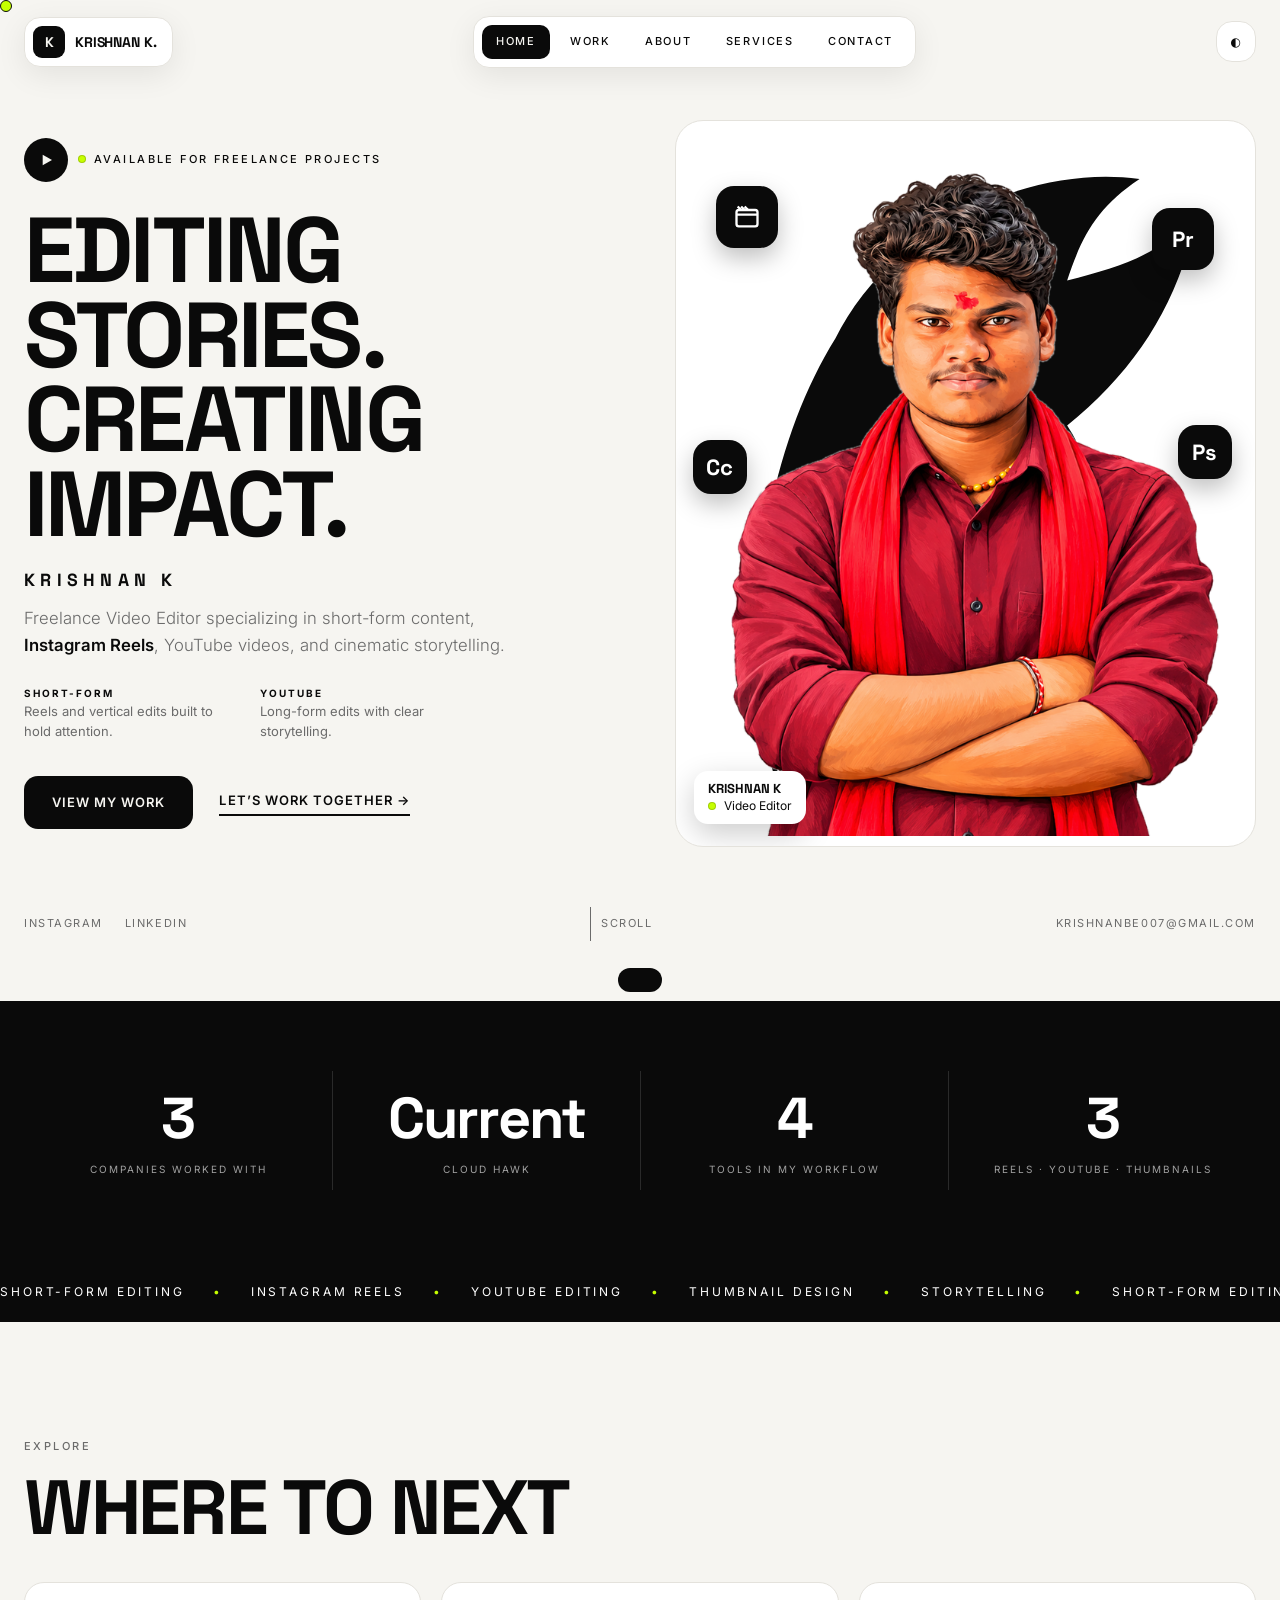
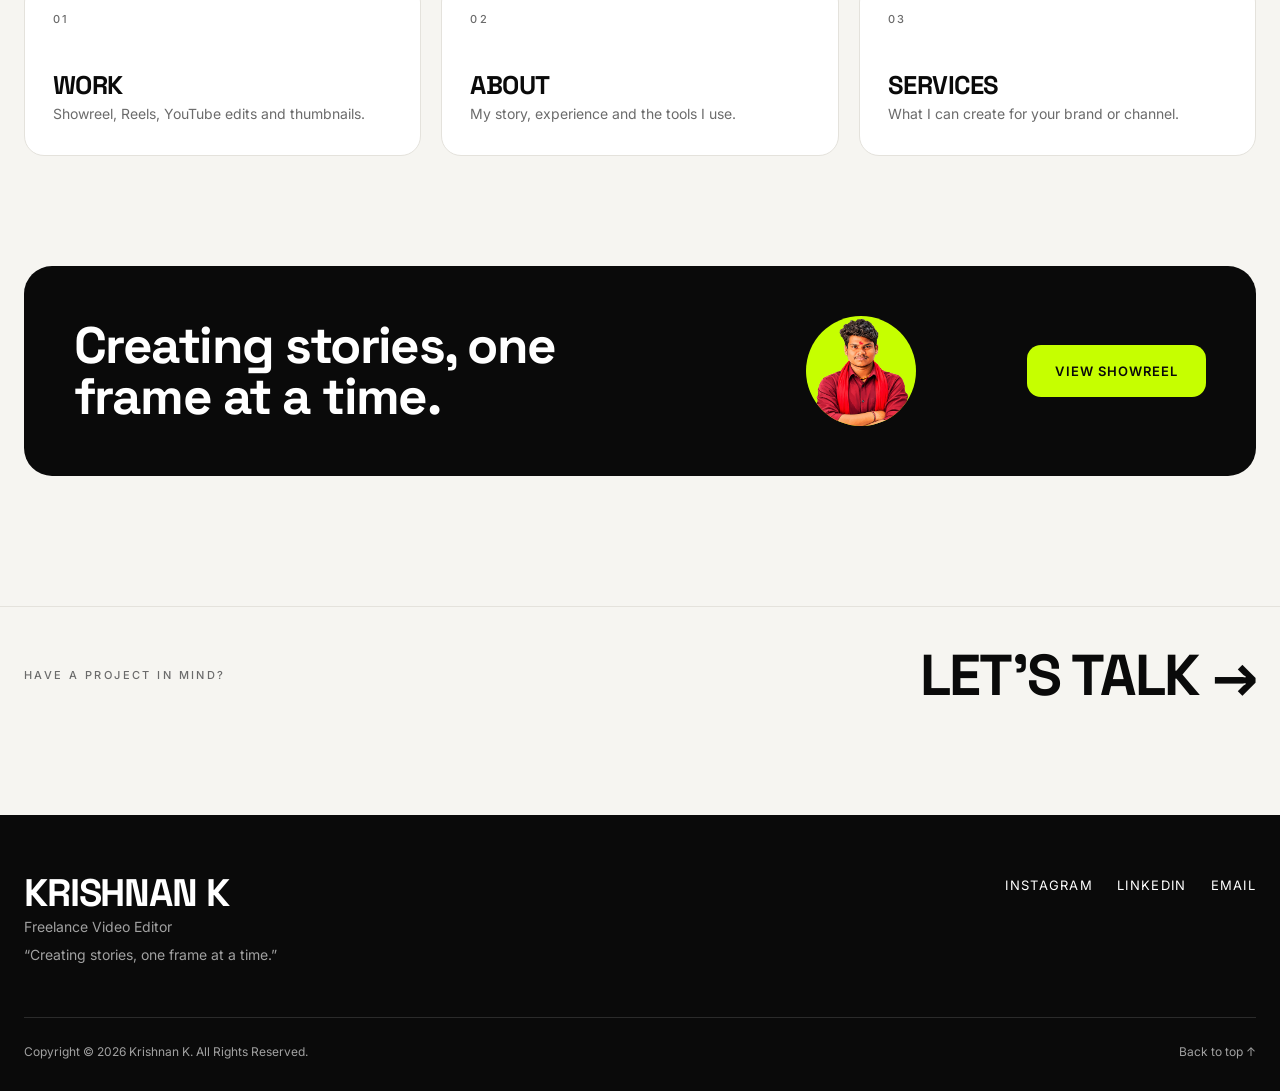
<file: Frontend/index.html>
<!DOCTYPE html>
<html lang="en">
<head>
<meta charset="utf-8">
<meta name="viewport" content="width=device-width, initial-scale=1">
<title>Krishnan K | Freelance Video Editor | Instagram Reels &amp; YouTube Editing</title>
<meta name="description" content="Krishnan K is a freelance video editor specializing in Instagram Reels, short-form content, YouTube video editing, and cinematic storytelling.">
<meta property="og:title" content="Krishnan K | Freelance Video Editor | Instagram Reels &amp; YouTube Editing">
<meta property="og:description" content="Krishnan K is a freelance video editor specializing in Instagram Reels, short-form content, YouTube video editing, and cinematic storytelling.">
<meta property="og:type" content="website">
<meta name="twitter:card" content="summary_large_image">
<link rel="preconnect" href="https://fonts.googleapis.com">
<link rel="preconnect" href="https://fonts.gstatic.com" crossorigin>
<link href="https://fonts.googleapis.com/css2?family=Inter:wght@300;400;500;600&family=Space+Grotesk:wght@500;700&display=swap" rel="stylesheet">
<link rel="stylesheet" href="css/style.css">
<meta name="keywords" content="Freelance Video Editor, Instagram Reels Video Editor, Short Form Video Editor, YouTube Video Editor, Freelance Video Editor India, Social Media Video Editing, YouTube Thumbnail Designer">
<script type="application/ld+json">{"@context":"https://schema.org","@type":"Person","name":"Krishnan K","jobTitle":"Freelance Video Editor","email":"krishnanbe007@gmail.com","sameAs":["https://www.instagram.com/unique_dude007/","https://www.linkedin.com/in/krishnan-k-903703353"]}</script>
</head>
<body>
<a class="skip" href="#main">Skip to content</a>
<div id="cu" aria-hidden="true"></div>
<nav aria-label="Main">
  <a class="logo" href="index.html" aria-label="Krishnan K home"><i>K</i>KRISHNAN K.</a>
  <div class="nl" id="nl">
    <a href="index.html">Home</a><a href="work.html">Work</a><a href="about.html">About</a><a href="services.html">Services</a><a href="contact.html">Contact</a>
  </div>
  <div style="display:flex;gap:8px;background:none;border:0;box-shadow:none">
    <button class="tg" id="th" aria-label="Toggle dark mode" style="background:var(--sf);border:1px solid var(--ln);border-radius:16px">◐</button>
    <button id="mb" aria-label="Menu" aria-expanded="false" style="background:var(--sf);border:1px solid var(--ln);border-radius:16px">☰</button>
  </div>
</nav>

<main id="main">
<header class="hero"><div class="w">
  <div class="hg">
    <div>
      <div class="tag"><b><svg width="16" height="16" viewBox="0 0 24 24" fill="currentColor"><path d="M7 4v16l14-8z"/></svg></b><span class="lbl" style="color:var(--ink)"><i class="dot"></i>Available for freelance projects</span></div>
      <h1><span><em>Editing stories.</em></span><span><em>Creating impact.</em></span></h1>
      <div class="nm">KRISHNAN K</div>
      <p class="hp">Freelance Video Editor specializing in short-form content, <b>Instagram Reels</b>, YouTube videos, and cinematic storytelling.</p>
      <div class="mini"><div><strong>SHORT-FORM</strong>Reels and vertical edits built to hold attention.</div><div><strong>YOUTUBE</strong>Long-form edits with clear storytelling.</div></div>
      <div class="ctas"><a class="btn" href="work.html">View my work</a><a class="lnk" href="contact.html">Let’s work together →</a></div>
    </div>
    <div class="pn" id="pn">
      <svg class="sp" viewBox="0 0 400 500" preserveAspectRatio="none" aria-hidden="true"><path fill="#0A0A0A" d="M70 460C40 360 60 230 110 150c20-40 60-80 120-100 30-10 60-14 90-10-30 20-40 40-50 70 40-10 70-20 90-50-10 60-40 110-90 150 20 30 30 80 10 130-10 40-40 80-90 100-60 20-110 0-120-30z"/></svg>
      <span class="fl" style="top:9%;left:7%" aria-hidden="true"><svg width="28" height="28" viewBox="0 0 24 24" fill="none" stroke="currentColor" stroke-width="2"><rect x="3" y="6" width="18" height="14" rx="2"/><path d="M3 10h18M7 6l-3-3m6 3l-3-3m6 3l-3-3"/></svg></span>
      <span class="fl" style="top:12%;right:7%" aria-hidden="true">Pr</span>
      <span class="fl" style="top:42%;right:4%;width:54px;height:54px" aria-hidden="true">Ps</span>
      <span class="fl" style="top:44%;left:3%;width:54px;height:54px" aria-hidden="true">Cc</span>
      <img src="krishnan.png" alt="Portrait of Krishnan K, freelance video editor" width="760" height="888">
      <div class="cd"><b>KRISHNAN K</b><span><i class="dot"></i>Video Editor</span></div>
    </div>
  </div>
  <div class="soc"><div><a href="https://www.instagram.com/unique_dude007/" target="_blank" rel="noopener noreferrer">Instagram</a><a href="https://www.linkedin.com/in/krishnan-k-903703353" target="_blank" rel="noopener noreferrer">LinkedIn</a></div><span class="sc"><i></i>Scroll</span><a href="mailto:krishnanbe007@gmail.com">krishnanbe007@gmail.com</a></div>
</div></header>

<div class="facts"><div class="w fg" id="facts"></div></div>

<div class="mq" aria-hidden="true"><div id="mq"></div></div>

<section><div class="w">
  <span class="lbl rv">Explore</span><h2 class="rv">Where to next</h2>
  <div class="hl">
    <a class="rv" href="work.html"><span class="lbl">01</span><div><b>Work</b><br><small>Showreel, Reels, YouTube edits and thumbnails.</small></div></a>
    <a class="rv" href="about.html"><span class="lbl">02</span><div><b>About</b><br><small>My story, experience and the tools I use.</small></div></a>
    <a class="rv" href="services.html"><span class="lbl">03</span><div><b>Services</b><br><small>What I can create for your brand or channel.</small></div></a>
  </div>
</div></section>

<section style="padding-top:0"><div class="w"><div class="ft rv"><q>Creating stories, one frame at a time.</q><img src="krishnan.png" alt="Krishnan K" width="110" height="110" loading="lazy"><a class="btn ac" href="work.html#showreel">View showreel</a></div></div></section>

<section style="padding-top:20px"><div class="w nx"><span class="lbl">Have a project in mind?</span><a class="big" href="contact.html">Let’s talk →</a></div></section>
</main>

<footer><div class="w">
  <div class="fr"><div><h3>KRISHNAN K</h3><p>Freelance Video Editor</p><p>“Creating stories, one frame at a time.”</p></div>
  <div class="lk"><a href="https://www.instagram.com/unique_dude007/" target="_blank" rel="noopener noreferrer">Instagram</a><a href="https://www.linkedin.com/in/krishnan-k-903703353" target="_blank" rel="noopener noreferrer">LinkedIn</a><a href="mailto:krishnanbe007@gmail.com">Email</a></div></div>
  <small><span>Copyright © 2026 Krishnan K. All Rights Reserved.</span><a href="#main">Back to top ↑</a></small>
</div></footer>

<div id="toast" role="status"></div>
<script src="js/config.js"></script>
<script src="js/main.js"></script>
</body>
</html>
</file>
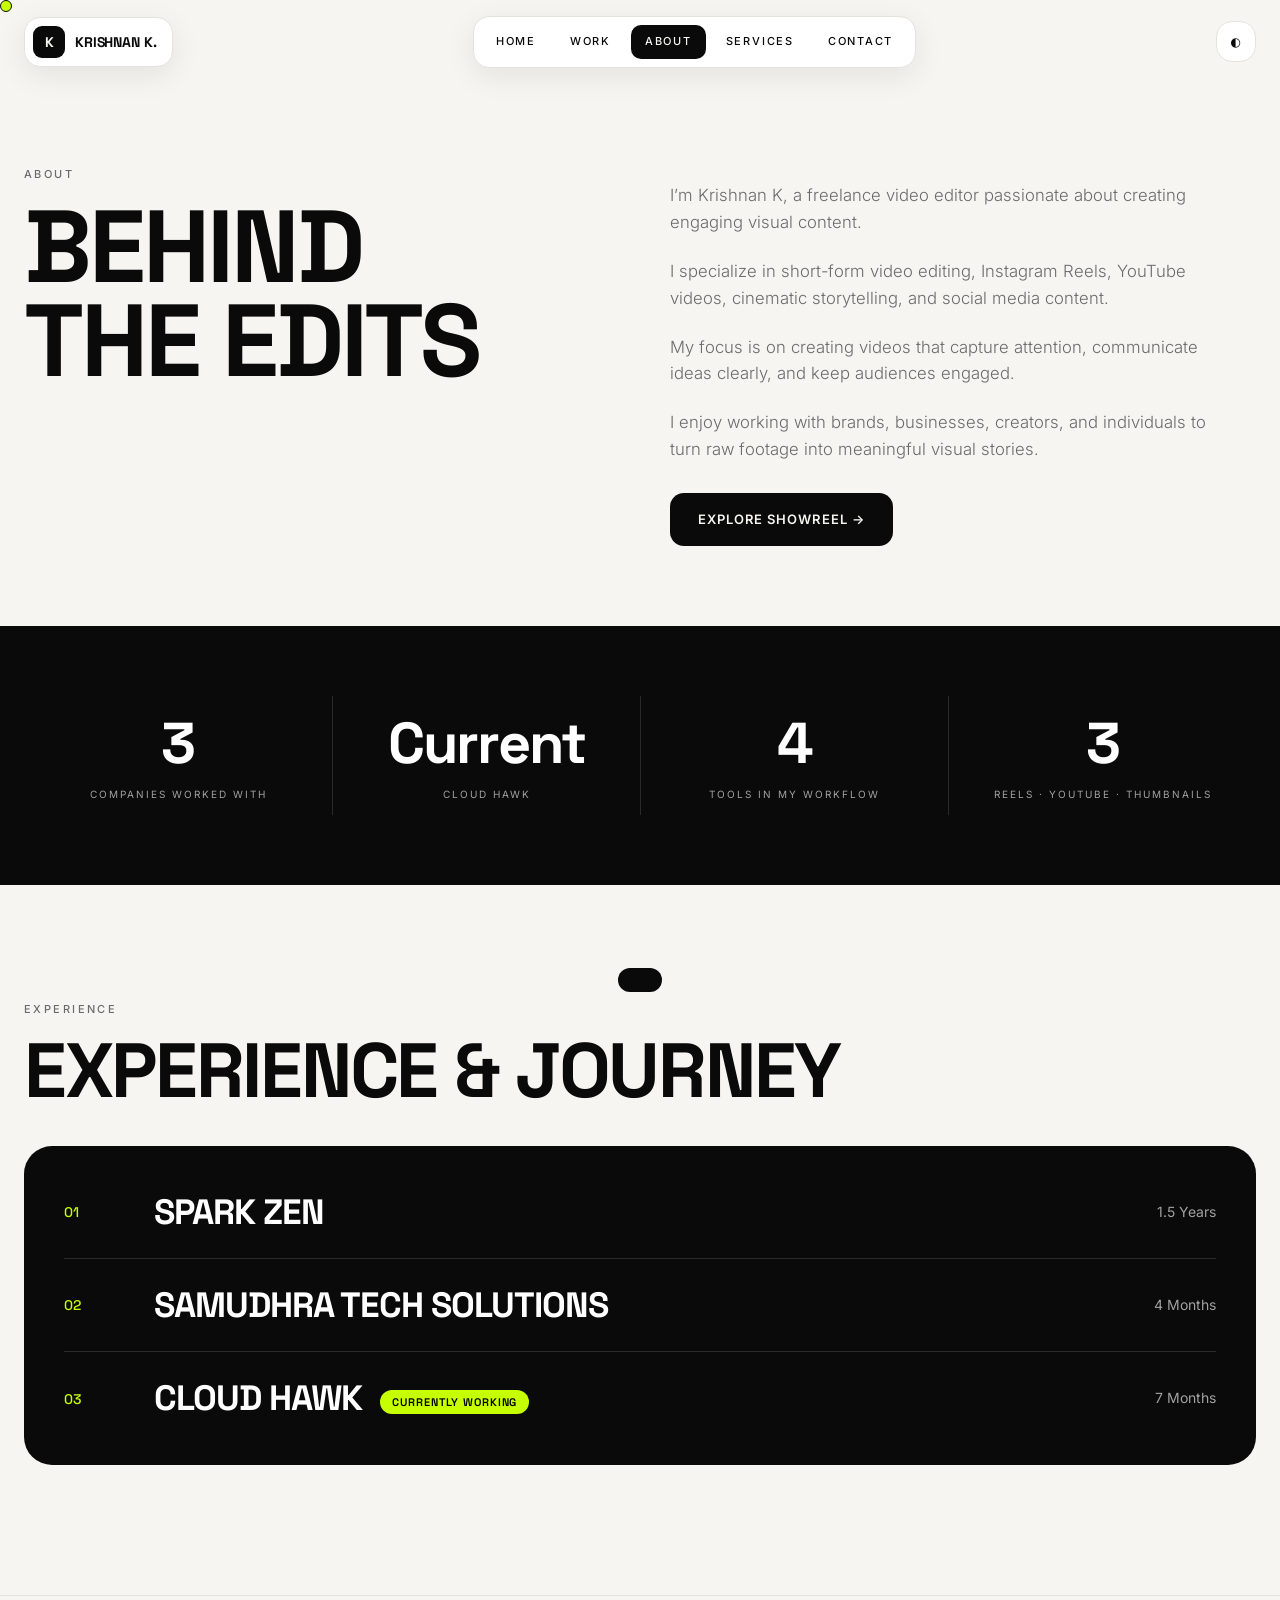
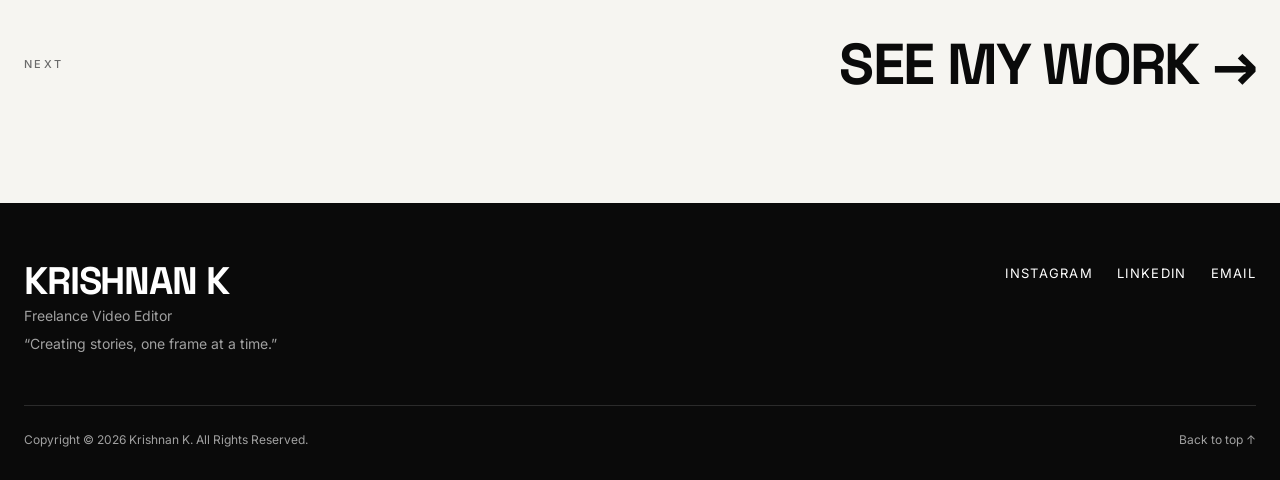
<file: Frontend/about.html>
<!DOCTYPE html>
<html lang="en">
<head>
<meta charset="utf-8">
<meta name="viewport" content="width=device-width, initial-scale=1">
<title>About | Krishnan K – Freelance Video Editor</title>
<meta name="description" content="About Krishnan K: freelance video editor, experience with Spark Zen, Samudhra Tech Solutions and Cloud Hawk.">
<meta property="og:title" content="About | Krishnan K – Freelance Video Editor">
<meta property="og:description" content="About Krishnan K: freelance video editor, experience with Spark Zen, Samudhra Tech Solutions and Cloud Hawk.">
<meta property="og:type" content="website">
<meta name="twitter:card" content="summary_large_image">
<link rel="preconnect" href="https://fonts.googleapis.com">
<link rel="preconnect" href="https://fonts.gstatic.com" crossorigin>
<link href="https://fonts.googleapis.com/css2?family=Inter:wght@300;400;500;600&family=Space+Grotesk:wght@500;700&display=swap" rel="stylesheet">
<link rel="stylesheet" href="css/style.css">
</head>
<body>
<a class="skip" href="#main">Skip to content</a>
<div id="cu" aria-hidden="true"></div>
<nav aria-label="Main">
  <a class="logo" href="index.html" aria-label="Krishnan K home"><i>K</i>KRISHNAN K.</a>
  <div class="nl" id="nl">
    <a href="index.html">Home</a><a href="work.html">Work</a><a href="about.html">About</a><a href="services.html">Services</a><a href="contact.html">Contact</a>
  </div>
  <div style="display:flex;gap:8px;background:none;border:0;box-shadow:none">
    <button class="tg" id="th" aria-label="Toggle dark mode" style="background:var(--sf);border:1px solid var(--ln);border-radius:16px">◐</button>
    <button id="mb" aria-label="Menu" aria-expanded="false" style="background:var(--sf);border:1px solid var(--ln);border-radius:16px">☰</button>
  </div>
</nav>

<main id="main">
<section class="pgh" style="padding-bottom:80px"><div class="w ag">
  <div><span class="lbl">About</span><h1 style="margin-top:14px"><span><em>Behind</em></span><span><em>the edits</em></span></h1></div>
  <div class="rv">
    <p>I’m Krishnan K, a freelance video editor passionate about creating engaging visual content.</p>
    <p>I specialize in short-form video editing, Instagram Reels, YouTube videos, cinematic storytelling, and social media content.</p>
    <p>My focus is on creating videos that capture attention, communicate ideas clearly, and keep audiences engaged.</p>
    <p>I enjoy working with brands, businesses, creators, and individuals to turn raw footage into meaningful visual stories.</p>
    <a class="btn" href="work.html#showreel">Explore showreel →</a>
  </div>
</div></section>

<div class="facts"><div class="w fg" id="facts"></div></div>

<section id="experience" ><div class="w">
  <span class="lbl rv">Experience</span><h2 class="rv">Experience &amp; journey</h2>
  <div class="dk rv">
    <div class="ex"><b>01</b><h3>Spark Zen</h3><span>1.5 Years</span></div>
    <div class="ex"><b>02</b><h3>Samudhra Tech Solutions</h3><span>4 Months</span></div>
    <div class="ex"><b>03</b><h3>Cloud Hawk <span class="cur">Currently working</span></h3><span>7 Months</span></div>
  </div>
</div></section>

<section style="padding-top:20px"><div class="w nx"><span class="lbl">Next</span><a class="big" href="work.html">See my work →</a></div></section>
</main>

<footer><div class="w">
  <div class="fr"><div><h3>KRISHNAN K</h3><p>Freelance Video Editor</p><p>“Creating stories, one frame at a time.”</p></div>
  <div class="lk"><a href="https://www.instagram.com/unique_dude007/" target="_blank" rel="noopener noreferrer">Instagram</a><a href="https://www.linkedin.com/in/krishnan-k-903703353" target="_blank" rel="noopener noreferrer">LinkedIn</a><a href="mailto:krishnanbe007@gmail.com">Email</a></div></div>
  <small><span>Copyright © 2026 Krishnan K. All Rights Reserved.</span><a href="#main">Back to top ↑</a></small>
</div></footer>

<div id="toast" role="status"></div>
<script src="js/config.js"></script>
<script src="js/main.js"></script>
</body>
</html>
</file>
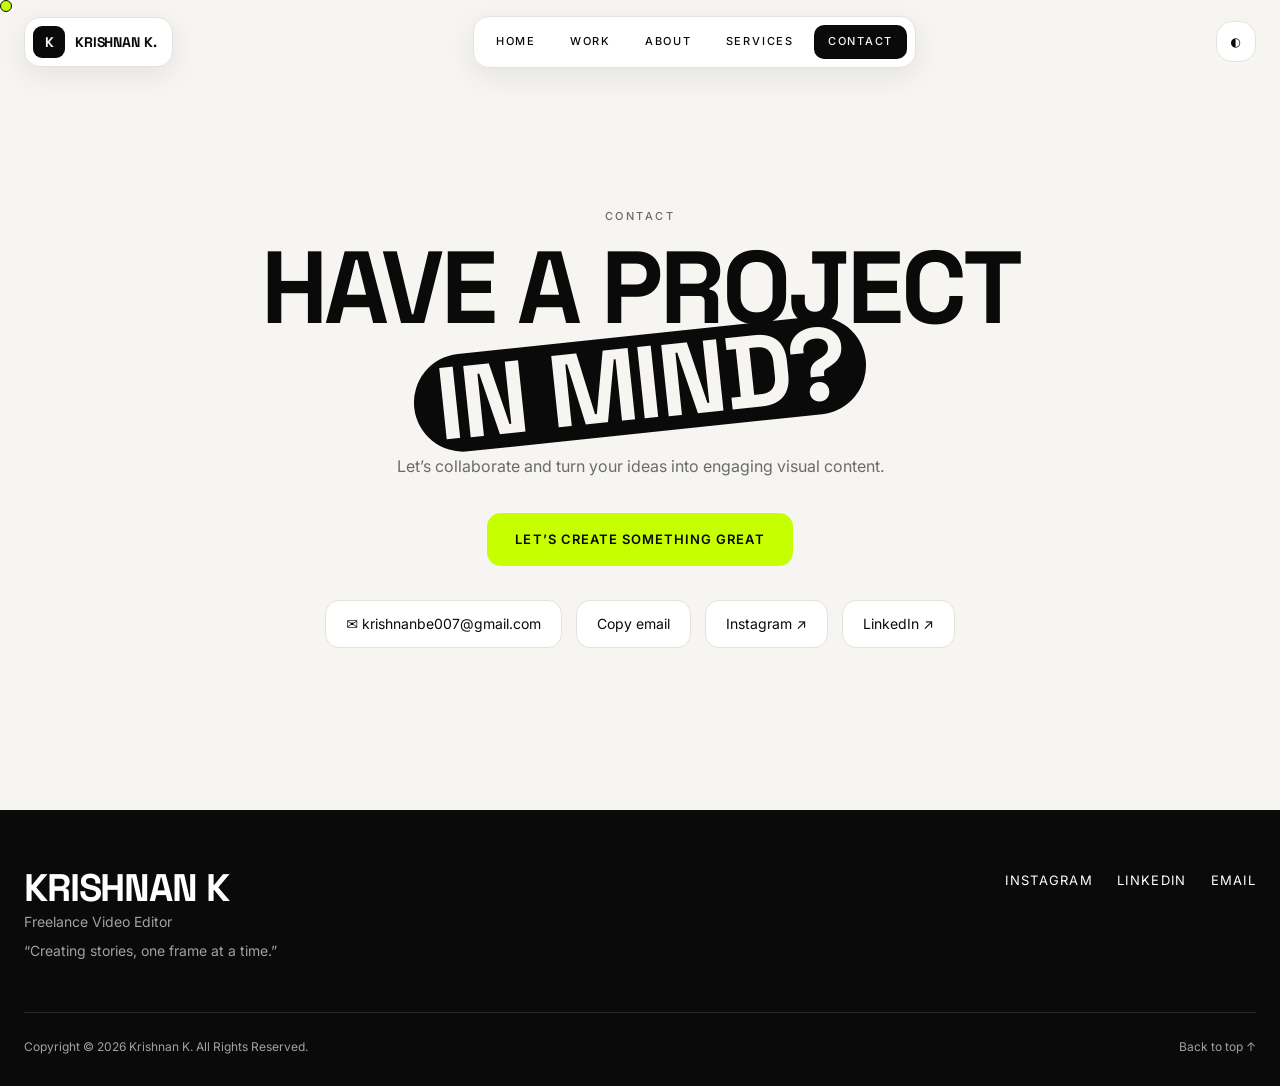
<file: Frontend/contact.html>
<!DOCTYPE html>
<html lang="en">
<head>
<meta charset="utf-8">
<meta name="viewport" content="width=device-width, initial-scale=1">
<title>Contact | Krishnan K – Freelance Video Editor</title>
<meta name="description" content="Contact Krishnan K for freelance video editing: Instagram Reels, short-form content, YouTube editing and thumbnails.">
<meta property="og:title" content="Contact | Krishnan K – Freelance Video Editor">
<meta property="og:description" content="Contact Krishnan K for freelance video editing: Instagram Reels, short-form content, YouTube editing and thumbnails.">
<meta property="og:type" content="website">
<meta name="twitter:card" content="summary_large_image">
<link rel="preconnect" href="https://fonts.googleapis.com">
<link rel="preconnect" href="https://fonts.gstatic.com" crossorigin>
<link href="https://fonts.googleapis.com/css2?family=Inter:wght@300;400;500;600&family=Space+Grotesk:wght@500;700&display=swap" rel="stylesheet">
<link rel="stylesheet" href="css/style.css">
</head>
<body>
<a class="skip" href="#main">Skip to content</a>
<div id="cu" aria-hidden="true"></div>
<nav aria-label="Main">
  <a class="logo" href="index.html" aria-label="Krishnan K home"><i>K</i>KRISHNAN K.</a>
  <div class="nl" id="nl">
    <a href="index.html">Home</a><a href="work.html">Work</a><a href="about.html">About</a><a href="services.html">Services</a><a href="contact.html">Contact</a>
  </div>
  <div style="display:flex;gap:8px;background:none;border:0;box-shadow:none">
    <button class="tg" id="th" aria-label="Toggle dark mode" style="background:var(--sf);border:1px solid var(--ln);border-radius:16px">◐</button>
    <button id="mb" aria-label="Menu" aria-expanded="false" style="background:var(--sf);border:1px solid var(--ln);border-radius:16px">☰</button>
  </div>
</nav>

<main id="main">
<section id="contact" style="min-height:90vh;display:flex;align-items:center;padding-top:150px;width:100%"><div class="w ct" style="width:100%">
  <span class="lbl rv">Contact</span>
  <h1 class="rv" style="margin:14px 0 20px;font-size:clamp(2.6rem,8vw,7rem)">Have a project <span class="stk">in mind?</span></h1>
  <p class="rv">Let’s collaborate and turn your ideas into engaging visual content.</p>
  <a class="btn ac rv" href="mailto:krishnanbe007@gmail.com">Let’s create something great</a>
  <div class="cl rv">
    <a href="mailto:krishnanbe007@gmail.com">✉ krishnanbe007@gmail.com</a>
    <button id="cp">Copy email</button>
    <a href="https://www.instagram.com/unique_dude007/" target="_blank" rel="noopener noreferrer">Instagram ↗</a>
    <a href="https://www.linkedin.com/in/krishnan-k-903703353" target="_blank" rel="noopener noreferrer">LinkedIn ↗</a>
  </div>
</div></section>

</main>

<footer><div class="w">
  <div class="fr"><div><h3>KRISHNAN K</h3><p>Freelance Video Editor</p><p>“Creating stories, one frame at a time.”</p></div>
  <div class="lk"><a href="https://www.instagram.com/unique_dude007/" target="_blank" rel="noopener noreferrer">Instagram</a><a href="https://www.linkedin.com/in/krishnan-k-903703353" target="_blank" rel="noopener noreferrer">LinkedIn</a><a href="mailto:krishnanbe007@gmail.com">Email</a></div></div>
  <small><span>Copyright © 2026 Krishnan K. All Rights Reserved.</span><a href="#main">Back to top ↑</a></small>
</div></footer>

<div id="toast" role="status"></div>
<script src="js/config.js"></script>
<script src="js/main.js"></script>
</body>
</html>
</file>
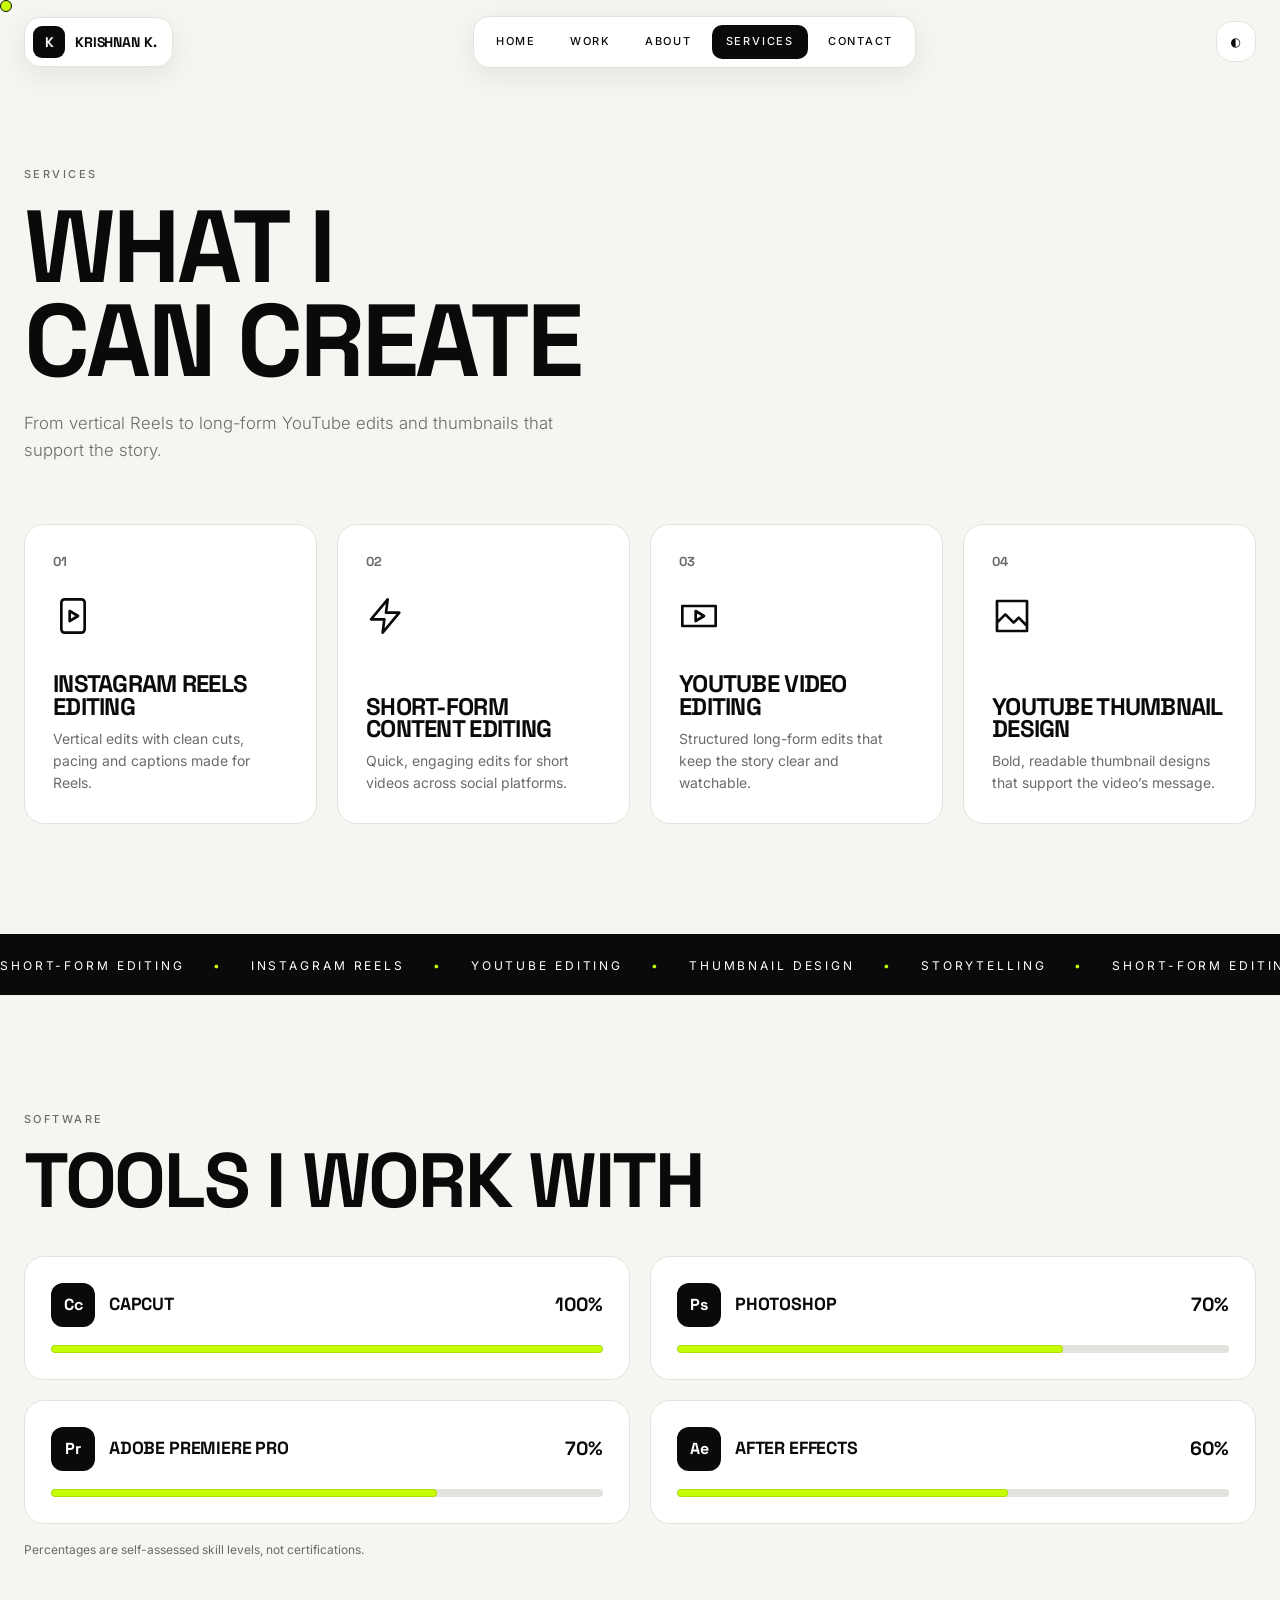
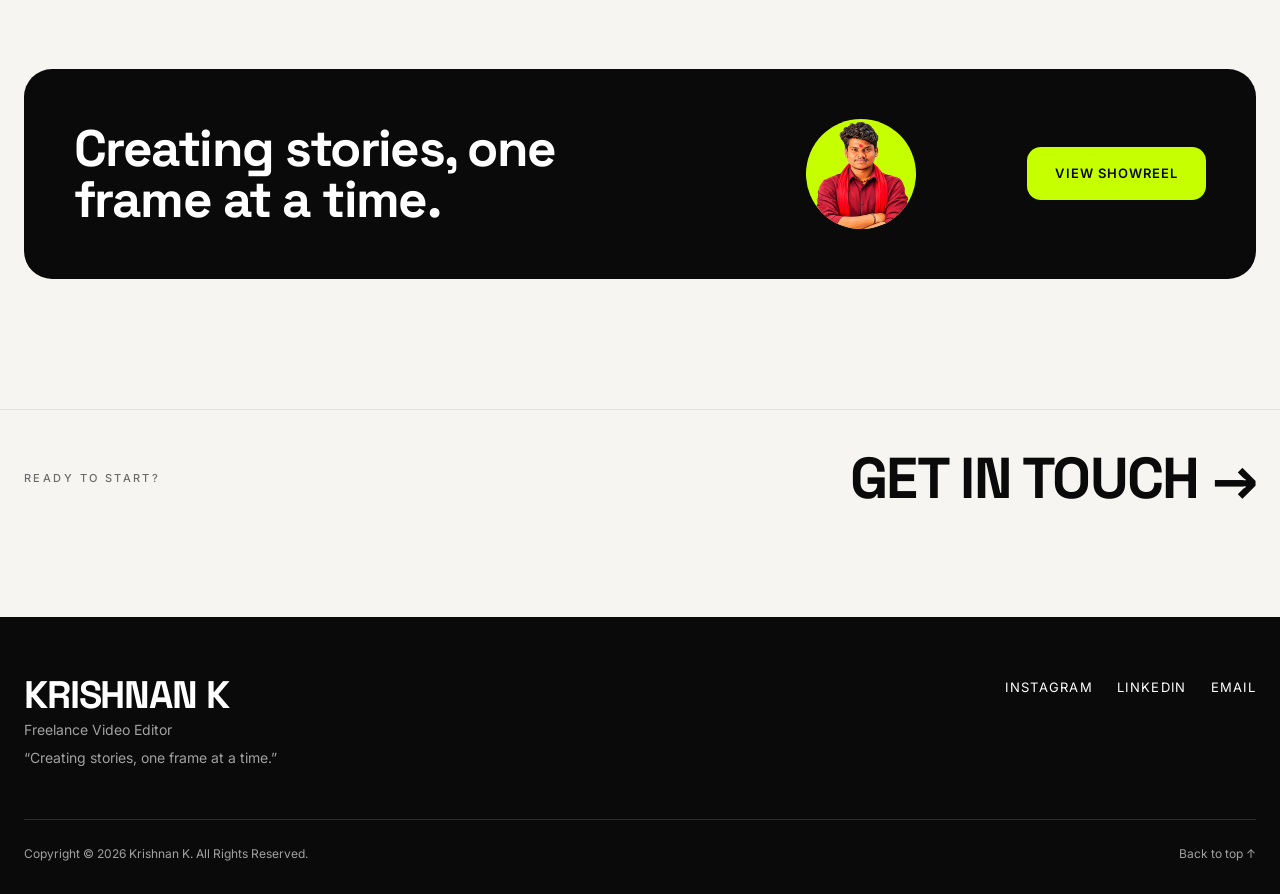
<file: Frontend/services.html>
<!DOCTYPE html>
<html lang="en">
<head>
<meta charset="utf-8">
<meta name="viewport" content="width=device-width, initial-scale=1">
<title>Services | Krishnan K – Video Editing &amp; Thumbnail Design</title>
<meta name="description" content="Video editing services by Krishnan K: Instagram Reels editing, short-form content, YouTube video editing and YouTube thumbnail design.">
<meta property="og:title" content="Services | Krishnan K – Video Editing &amp; Thumbnail Design">
<meta property="og:description" content="Video editing services by Krishnan K: Instagram Reels editing, short-form content, YouTube video editing and YouTube thumbnail design.">
<meta property="og:type" content="website">
<meta name="twitter:card" content="summary_large_image">
<link rel="preconnect" href="https://fonts.googleapis.com">
<link rel="preconnect" href="https://fonts.gstatic.com" crossorigin>
<link href="https://fonts.googleapis.com/css2?family=Inter:wght@300;400;500;600&family=Space+Grotesk:wght@500;700&display=swap" rel="stylesheet">
<link rel="stylesheet" href="css/style.css">
</head>
<body>
<a class="skip" href="#main">Skip to content</a>
<div id="cu" aria-hidden="true"></div>
<nav aria-label="Main">
  <a class="logo" href="index.html" aria-label="Krishnan K home"><i>K</i>KRISHNAN K.</a>
  <div class="nl" id="nl">
    <a href="index.html">Home</a><a href="work.html">Work</a><a href="about.html">About</a><a href="services.html">Services</a><a href="contact.html">Contact</a>
  </div>
  <div style="display:flex;gap:8px;background:none;border:0;box-shadow:none">
    <button class="tg" id="th" aria-label="Toggle dark mode" style="background:var(--sf);border:1px solid var(--ln);border-radius:16px">◐</button>
    <button id="mb" aria-label="Menu" aria-expanded="false" style="background:var(--sf);border:1px solid var(--ln);border-radius:16px">☰</button>
  </div>
</nav>

<main id="main">
<section class="pgh"><div class="w">
  <span class="lbl">Services</span>
  <h1 style="margin-top:14px"><span><em>What I</em></span><span><em>can create</em></span></h1>
  <p>From vertical Reels to long-form YouTube edits and thumbnails that support the story.</p>
</div></section>

<section style="padding-top:20px"><div class="w">
  <div class="sv" id="sv2"></div>
</div></section>

<div class="mq" aria-hidden="true"><div id="mq"></div></div>

<section id="tools"><div class="w">
  <span class="lbl rv">Software</span><h2 class="rv">Tools I work with</h2>
  <div class="tg2" id="tg"></div>
  <p class="note rv">Percentages are self-assessed skill levels, not certifications.</p>
</div></section>

<section style="padding-top:0"><div class="w"><div class="ft rv"><q>Creating stories, one frame at a time.</q><img src="krishnan.png" alt="Krishnan K" width="110" height="110" loading="lazy"><a class="btn ac" href="work.html#showreel">View showreel</a></div></div></section>

<section style="padding-top:20px"><div class="w nx"><span class="lbl">Ready to start?</span><a class="big" href="contact.html">Get in touch →</a></div></section>
</main>

<footer><div class="w">
  <div class="fr"><div><h3>KRISHNAN K</h3><p>Freelance Video Editor</p><p>“Creating stories, one frame at a time.”</p></div>
  <div class="lk"><a href="https://www.instagram.com/unique_dude007/" target="_blank" rel="noopener noreferrer">Instagram</a><a href="https://www.linkedin.com/in/krishnan-k-903703353" target="_blank" rel="noopener noreferrer">LinkedIn</a><a href="mailto:krishnanbe007@gmail.com">Email</a></div></div>
  <small><span>Copyright © 2026 Krishnan K. All Rights Reserved.</span><a href="#main">Back to top ↑</a></small>
</div></footer>

<div id="toast" role="status"></div>
<script src="js/config.js"></script>
<script src="js/main.js"></script>
</body>
</html>
</file>
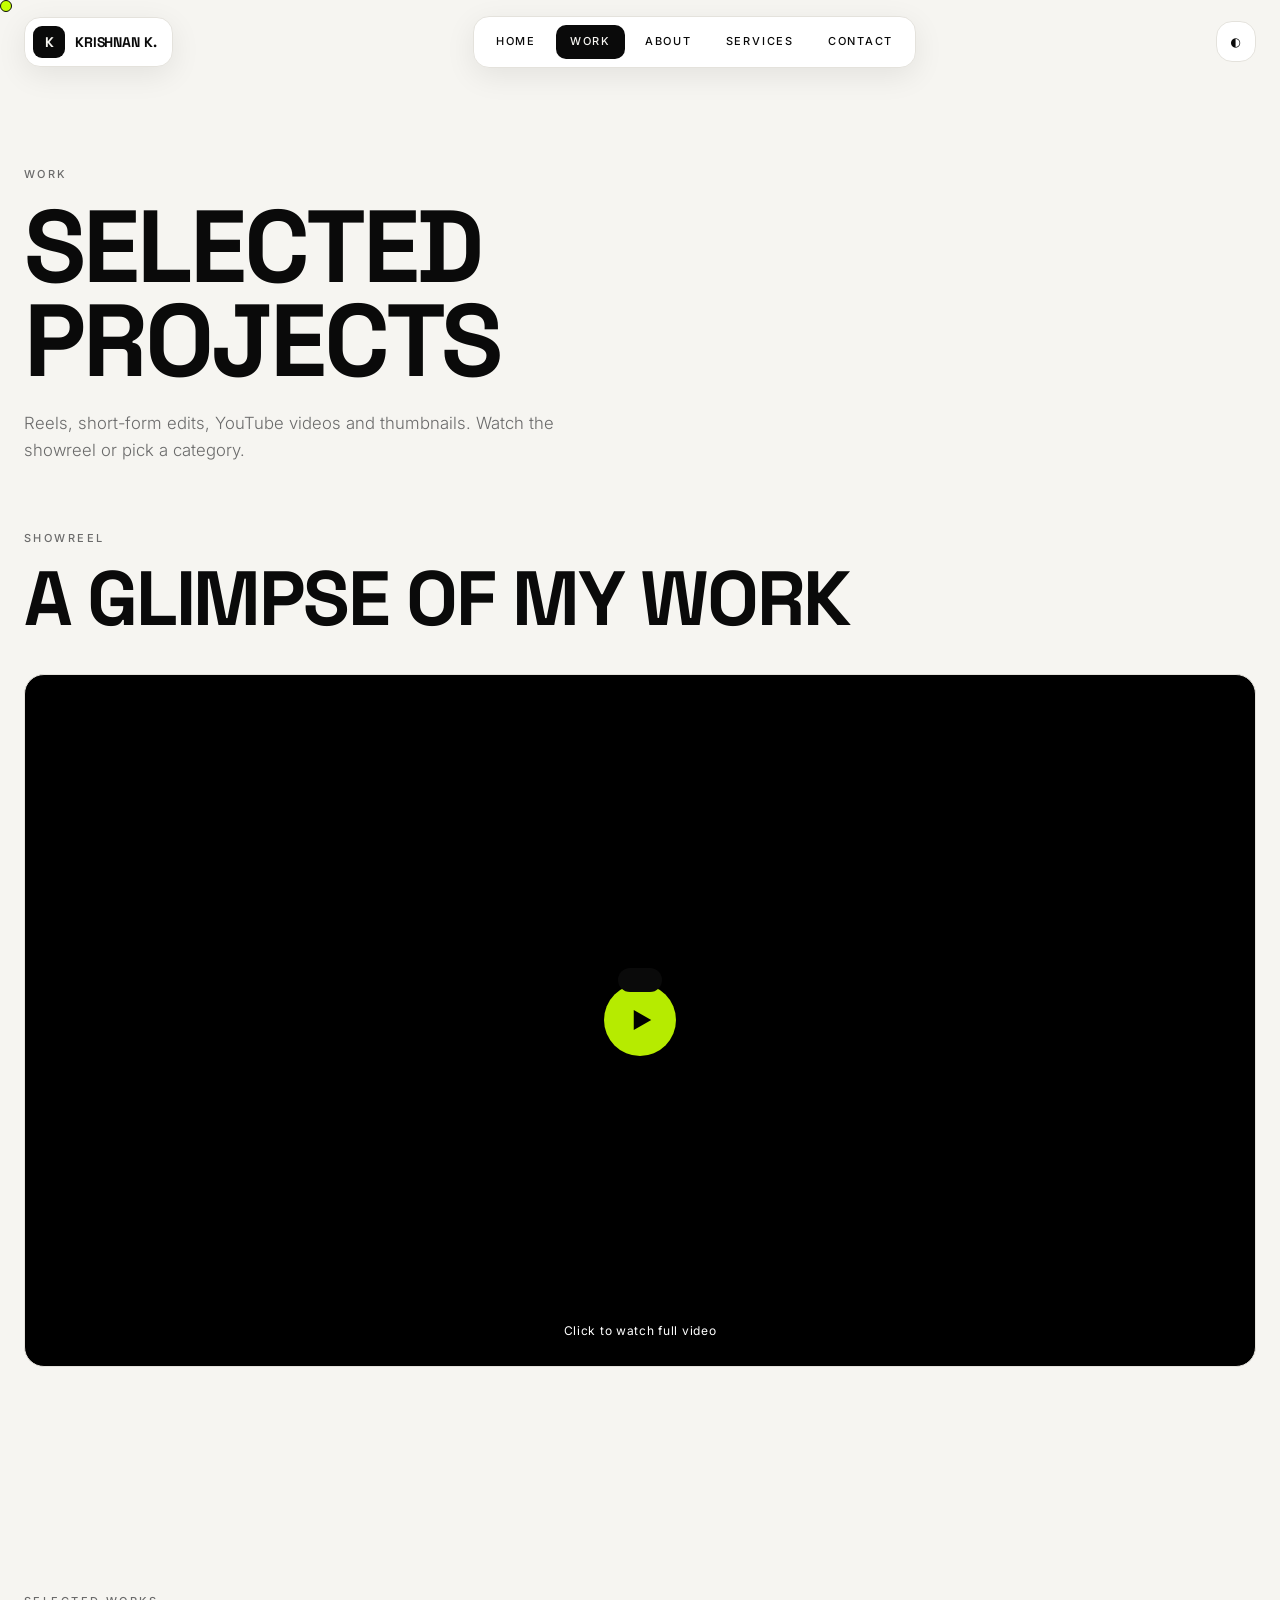
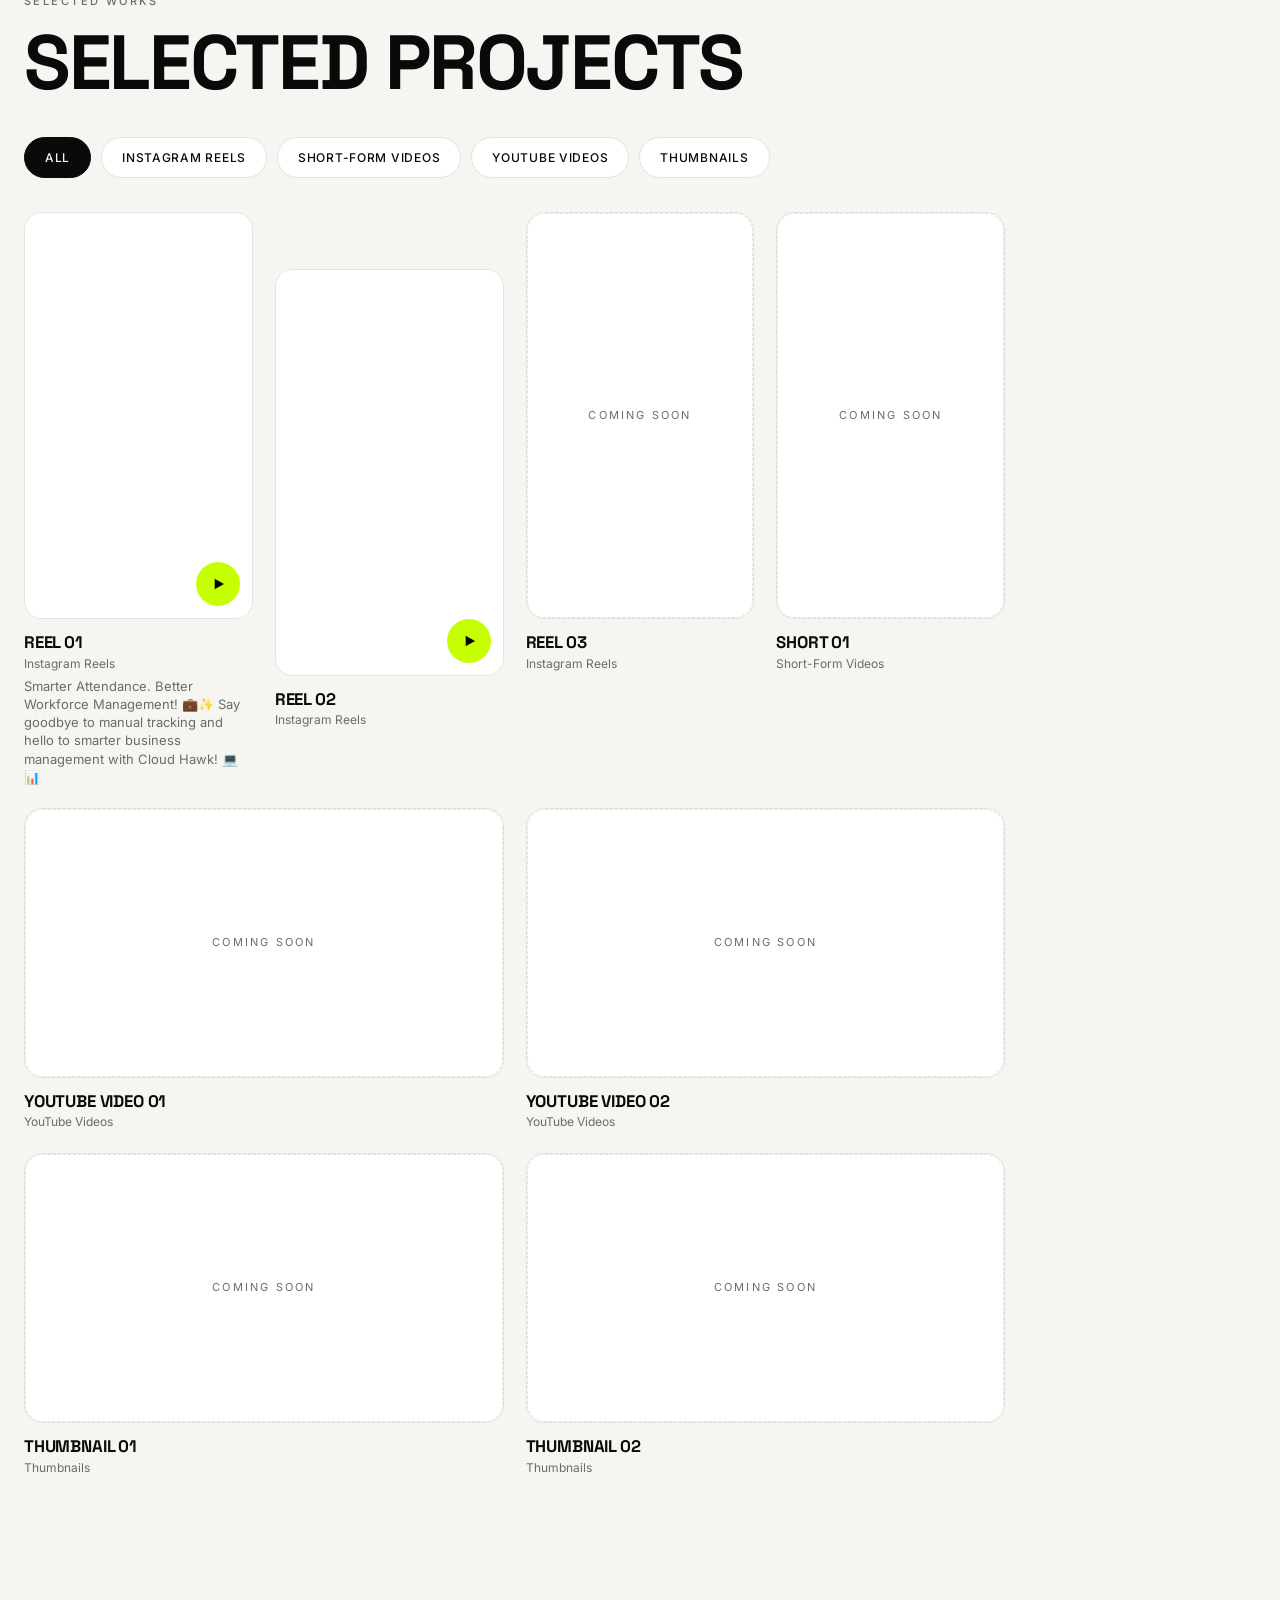
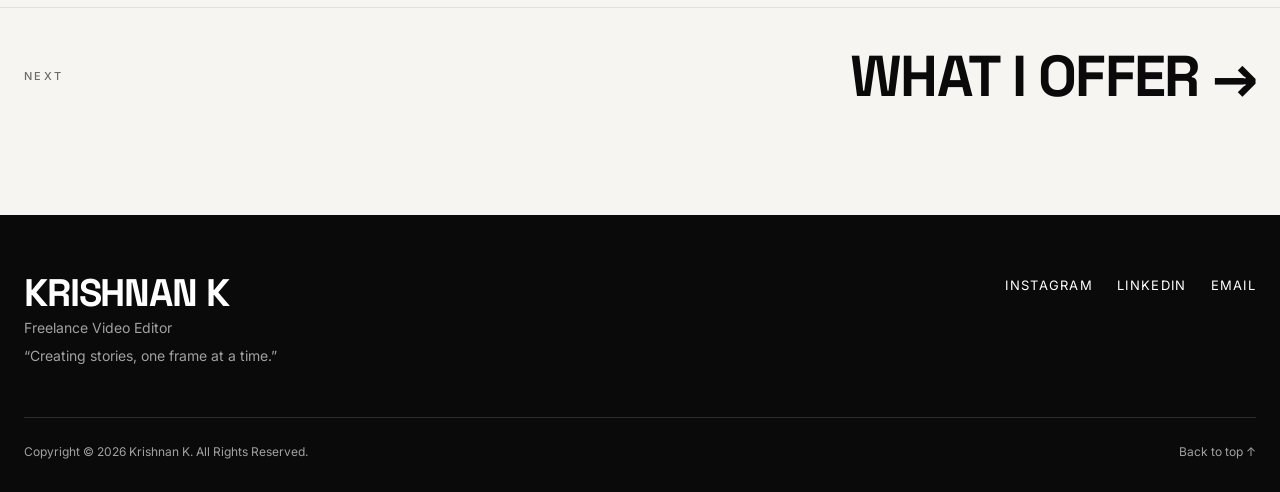
<file: Frontend/work.html>
<!DOCTYPE html>
<html lang="en">
<head>
<meta charset="utf-8">
<meta name="viewport" content="width=device-width, initial-scale=1">
<title>Work | Krishnan K – Showreel, Reels &amp; YouTube Edits</title>
<meta name="description" content="Showreel and selected projects by Krishnan K: Instagram Reels, short-form videos, YouTube edits and thumbnail designs.">
<meta property="og:title" content="Work | Krishnan K – Showreel, Reels &amp; YouTube Edits">
<meta property="og:description" content="Showreel and selected projects by Krishnan K: Instagram Reels, short-form videos, YouTube edits and thumbnail designs.">
<meta property="og:type" content="website">
<meta name="twitter:card" content="summary_large_image">
<link rel="preconnect" href="https://fonts.googleapis.com">
<link rel="preconnect" href="https://fonts.gstatic.com" crossorigin>
<link href="https://fonts.googleapis.com/css2?family=Inter:wght@300;400;500;600&family=Space+Grotesk:wght@500;700&display=swap" rel="stylesheet">
<link rel="stylesheet" href="css/style.css">
</head>
<body>
<a class="skip" href="#main">Skip to content</a>
<div id="cu" aria-hidden="true"></div>
<nav aria-label="Main">
  <a class="logo" href="index.html" aria-label="Krishnan K home"><i>K</i>KRISHNAN K.</a>
  <div class="nl" id="nl">
    <a href="index.html">Home</a><a href="work.html">Work</a><a href="about.html">About</a><a href="services.html">Services</a><a href="contact.html">Contact</a>
  </div>
  <div style="display:flex;gap:8px;background:none;border:0;box-shadow:none">
    <button class="tg" id="th" aria-label="Toggle dark mode" style="background:var(--sf);border:1px solid var(--ln);border-radius:16px">◐</button>
    <button id="mb" aria-label="Menu" aria-expanded="false" style="background:var(--sf);border:1px solid var(--ln);border-radius:16px">☰</button>
  </div>
</nav>

<main id="main">
<section class="pgh"><div class="w">
  <span class="lbl">Work</span>
  <h1 style="margin-top:14px"><span><em>Selected</em></span><span><em>projects</em></span></h1>
  <p>Reels, short-form edits, YouTube videos and thumbnails. Watch the showreel or pick a category.</p>
</div></section>

<section id="showreel" style="padding-top:20px"><div class="w">
  <span class="lbl rv">Showreel</span><h2 class="rv">A glimpse of my work</h2>
  <div class="vp rv" id="vp">
    <video id="sv" playsinline muted loop preload="metadata" poster=""></video>
    <div class="ph" id="shph">Showreel coming soon<br><small style="opacity:.6">Paste your video link in js/config.js → SHOWREEL_SRC</small></div>
    <button class="bp" id="bp" aria-label="Play showreel"><svg width="30" height="30" viewBox="0 0 24 24" fill="currentColor"><path d="M7 4v16l14-8z"/></svg></button>
    <div class="vc">
      <button id="pp" aria-label="Play or pause">▶</button>
      <input id="sk" type="range" min="0" max="100" value="0" aria-label="Seek">
      <small id="tm">0:00 / 0:00</small>
      <button id="mu" aria-label="Mute or unmute">🔇</button>
      <button id="fs" aria-label="Fullscreen">⛶</button>
    </div>
  </div>
</div></section>

<section id="work"><div class="w">
  <span class="lbl rv">Selected works</span><h2 class="rv">Selected projects</h2>
  <div class="fb rv" id="fb" role="group" aria-label="Project filters"></div>
  <div class="pg" id="pg"></div>
</div></section>

<section style="padding-top:20px"><div class="w nx"><span class="lbl">Next</span><a class="big" href="services.html">What I offer →</a></div></section>
</main>

<footer><div class="w">
  <div class="fr"><div><h3>KRISHNAN K</h3><p>Freelance Video Editor</p><p>“Creating stories, one frame at a time.”</p></div>
  <div class="lk"><a href="https://www.instagram.com/unique_dude007/" target="_blank" rel="noopener noreferrer">Instagram</a><a href="https://www.linkedin.com/in/krishnan-k-903703353" target="_blank" rel="noopener noreferrer">LinkedIn</a><a href="mailto:krishnanbe007@gmail.com">Email</a></div></div>
  <small><span>Copyright © 2026 Krishnan K. All Rights Reserved.</span><a href="#main">Back to top ↑</a></small>
</div></footer>
<div id="md" role="dialog" aria-modal="true" aria-label="Project viewer"><div class="bx"><button id="cl" aria-label="Close">✕</button><div id="mc"></div></div></div>
<div id="toast" role="status"></div>
<script src="js/config.js"></script>
<script src="js/main.js"></script>
</body>
</html>
</file>
<file: Frontend/css/style.css>
:root{--bg:#F6F5F1;--ink:#0A0A0A;--sf:#fff;--mu:#6B6B6B;--ln:#E4E2DC;--ac:#C6FF00;--bk:#0A0A0A;--bt:#fff;--r:20px}
[data-theme=dark]{--bg:#080808;--ink:#fff;--sf:#121212;--mu:#A1A1A1;--ln:#252525;--bk:#121212;--bt:#fff}
*{box-sizing:border-box;margin:0;padding:0}
html{scroll-behavior:smooth}
body{background:var(--bg);color:var(--ink);font:400 16px/1.6 Inter,system-ui,sans-serif;overflow-x:hidden}
h1,h2,h3,.sg{font-family:"Space Grotesk",Inter,sans-serif;text-transform:uppercase;letter-spacing:-.03em;line-height:.92}
a{color:inherit;text-decoration:none}
button{font:inherit;color:inherit;background:none;border:0;cursor:pointer}
img,video{max-width:100%;display:block}
.w{max-width:1280px;margin:0 auto;padding:0 24px}
section{padding:110px 0}
.lbl{font-size:11px;letter-spacing:.22em;text-transform:uppercase;color:var(--mu);font-weight:500}
h2{font-size:clamp(2.4rem,6vw,5rem);margin:14px 0 40px}
.btn{display:inline-flex;align-items:center;gap:10px;padding:16px 28px;border-radius:14px;background:var(--ink);color:var(--bg);font-size:13px;font-weight:600;letter-spacing:.08em;text-transform:uppercase;transition:transform .3s,box-shadow .3s}
.btn:hover{transform:translateY(-3px);box-shadow:0 12px 24px rgba(0,0,0,.18)}
.btn.ac{background:var(--ac);color:#0A0A0A}
.lnk{font-size:13px;font-weight:600;letter-spacing:.08em;text-transform:uppercase;border-bottom:2px solid var(--ink);padding-bottom:3px}
:focus-visible{outline:3px solid var(--ac);outline-offset:3px}
.skip{position:absolute;left:-999px}.skip:focus{left:16px;top:16px;z-index:99;background:var(--ac);color:#000;padding:10px 16px;border-radius:10px}
/* nav */
nav{position:fixed;top:16px;left:0;right:0;z-index:50;display:flex;justify-content:space-between;align-items:center;padding:0 24px;pointer-events:none}
nav>*{pointer-events:auto;background:var(--sf);border:1px solid var(--ln);box-shadow:0 8px 30px rgba(0,0,0,.08);border-radius:16px}
.logo{display:flex;align-items:center;gap:10px;padding:8px 16px 8px 8px;font:700 14px "Space Grotesk";letter-spacing:-.01em}
.logo i{width:32px;height:32px;border-radius:9px;background:var(--ink);color:var(--bg);display:grid;place-items:center;font-style:normal}
.nl{display:flex;gap:6px;padding:8px}
.nl a{font-size:11px;letter-spacing:.16em;text-transform:uppercase;padding:8px 14px;border-radius:10px;font-weight:500;transition:.2s}
.nl a:hover{background:var(--ac);color:#000}
.tg{padding:10px 14px;font-size:12px}
#mb{display:none;padding:12px 14px}
@media(max-width:820px){.nl{display:none;position:fixed;inset:80px 24px auto;flex-direction:column;padding:16px}.nl.o{display:flex}.nl a{padding:14px;font-size:13px}#mb{display:block}}
/* hero */
.hero{min-height:100vh;padding:120px 0 60px;display:flex;align-items:center}
.hg{display:grid;grid-template-columns:1.05fr 1fr;gap:40px;align-items:center}
.tag{display:inline-flex;align-items:center;gap:10px;margin-bottom:26px}
.tag b{width:44px;height:44px;border-radius:50%;background:var(--ink);color:var(--bg);display:grid;place-items:center}
.dot{width:8px;height:8px;border-radius:50%;background:var(--ac);box-shadow:0 0 0 0 var(--ac);animation:p 2s infinite;display:inline-block;margin-right:8px;border:1px solid #0A0A0A33}
@keyframes p{70%{box-shadow:0 0 0 9px #C6FF0000}}
h1{font-size:clamp(2.8rem,7.2vw,6.4rem)}
h1 span{display:block;overflow:hidden}h1 span em{display:block;font-style:normal;transform:translateY(105%);animation:up .9s .15s cubic-bezier(.22,1,.36,1) forwards}
h1 span:nth-child(2) em{animation-delay:.3s}
@keyframes up{to{transform:none}}
.nm{font:700 1.1rem "Space Grotesk";letter-spacing:.3em;margin:22px 0 14px}
.hp{color:var(--mu);max-width:520px;font-weight:300;font-size:1.05rem}.hp b{color:var(--ink);font-weight:600}
.mini{display:flex;gap:36px;margin:26px 0 34px}.mini div{max-width:200px;font-size:13px;color:var(--mu)}.mini strong{display:block;font-size:10px;letter-spacing:.2em;color:var(--ink)}
.ctas{display:flex;gap:26px;align-items:center;flex-wrap:wrap}
.pn{position:relative;background:var(--sf);border:1px solid var(--ln);border-radius:28px;aspect-ratio:4/5;overflow:hidden;display:flex;align-items:flex-end;justify-content:center}
.pn svg.sp{position:absolute;inset:0;width:100%;height:100%}
.pn>img{position:relative;height:96%;width:auto;object-fit:contain;z-index:2;transition:transform .2s}
.fl{position:absolute;z-index:3;width:62px;height:62px;border-radius:18px;background:var(--bk);color:var(--bt);display:grid;place-items:center;font:700 22px "Space Grotesk";animation:fl 5s ease-in-out infinite;box-shadow:0 10px 24px rgba(0,0,0,.25)}
.fl:nth-of-type(2){animation-delay:-1.5s}.fl:nth-of-type(3){animation-delay:-3s}.fl:nth-of-type(4){animation-delay:-4s}
@keyframes fl{50%{transform:translateY(-12px) rotate(3deg)}}
.cd{position:absolute;z-index:4;left:18px;bottom:22px;background:var(--sf);border-radius:14px;padding:10px 14px;font-size:12px;box-shadow:0 10px 30px rgba(0,0,0,.2);line-height:1.3}
.cd b{display:block;font-family:"Space Grotesk";font-size:13px}
.soc{display:flex;justify-content:space-between;align-items:center;margin-top:60px;font-size:11px;letter-spacing:.14em;text-transform:uppercase;color:var(--mu);flex-wrap:wrap;gap:12px}
.soc div{display:flex;gap:22px}.soc a:hover{color:var(--ink)}
.sc{display:flex;align-items:center;gap:10px}.sc i{width:1px;height:34px;background:var(--mu);animation:sc 2s infinite;transform-origin:top}
@keyframes sc{50%{transform:scaleY(.3)}}
@media(max-width:900px){.hg{grid-template-columns:1fr}.pn{max-width:480px;margin:0 auto;width:100%}}
/* facts */
.facts{background:var(--bk);color:var(--bt);padding:70px 0}
.fg{display:grid;grid-template-columns:repeat(4,1fr)}
.fg div{padding:10px 24px;text-align:center;border-left:1px solid #ffffff22}.fg div:first-child{border:0}
.fg b{display:block;font:700 clamp(2rem,4.5vw,3.6rem) "Space Grotesk";letter-spacing:-.03em}
.fg span{font-size:10px;letter-spacing:.2em;text-transform:uppercase;color:#A1A1A1}
@media(max-width:700px){.fg{grid-template-columns:1fr 1fr;gap:30px 0}.fg div:nth-child(3){border:0}}
/* about */
.ag{display:grid;grid-template-columns:1fr 1fr;gap:60px;align-items:start}
.ag h2{margin:0;font-size:clamp(3rem,8vw,6.5rem)}.ag p{color:var(--mu);font-weight:300;margin-bottom:16px}.ag .btn{margin-top:14px}
@media(max-width:800px){.ag{grid-template-columns:1fr;gap:30px}}
.mq{background:var(--bk);color:var(--bt);overflow:hidden;padding:18px 0;white-space:nowrap}
.mq div{display:inline-block;animation:mq 28s linear infinite;font-size:12px;letter-spacing:.24em;text-transform:uppercase}
.mq:hover div{animation-play-state:paused}.mq i{color:var(--ac);margin:0 28px;font-style:normal}
@keyframes mq{to{transform:translateX(-50%)}}
/* showreel */
.vp{position:relative;aspect-ratio:16/9;background:#000;border-radius:var(--r);overflow:hidden;border:1px solid var(--ln)}
.vp video{width:100%;height:100%;object-fit:contain}
.vp .ph{position:absolute;inset:0;display:grid;place-items:center;text-align:center;color:#A1A1A1;background:linear-gradient(#111,#050505);font-size:13px;padding:20px;pointer-events:none}
.vc{position:absolute;left:0;right:0;bottom:0;display:flex;gap:14px;align-items:center;padding:14px 18px;background:linear-gradient(transparent,#000c);color:#fff}
.vc button{width:38px;height:38px;border-radius:50%;background:#ffffff22;display:grid;place-items:center;flex:none}.vc button:hover{background:var(--ac);color:#000}
.vc input{flex:1;accent-color:#C6FF00;height:4px}.vc small{font-size:12px;min-width:84px;text-align:right}
.bp{position:absolute;inset:0;margin:auto;width:84px;height:84px;border-radius:50%;background:var(--ac);color:#000;display:grid;place-items:center;transition:.3s}.bp:hover{transform:scale(1.08)}.vp.pl .bp{opacity:0;pointer-events:none}
/* projects */
.fb{display:flex;gap:10px;flex-wrap:wrap;margin-bottom:34px}
.fb button{padding:10px 20px;border-radius:999px;border:1px solid var(--ln);background:var(--sf);font-size:12px;font-weight:500;letter-spacing:.06em;text-transform:uppercase;transition:.2s}
.fb button[aria-pressed=true]{background:var(--ink);color:var(--bg);border-color:var(--ink)}
.pg{display:grid;grid-template-columns:repeat(auto-fill,minmax(210px,1fr));gap:22px}
.card{position:relative;text-align:left;display:block;width:100%}
.th{position:relative;border-radius:18px;overflow:hidden;background:var(--sf);border:1px solid var(--ln);transition:transform .35s,border-color .3s}
.card:hover .th{transform:translateY(-6px);border-color:var(--ac)}
.r916 .th{aspect-ratio:9/16}.r169 .th{aspect-ratio:16/9}.r169{grid-column:span 2}
.th video,.th img{width:100%;height:100%;object-fit:cover}
.th .pb{position:absolute;right:12px;bottom:12px;width:44px;height:44px;border-radius:50%;background:var(--ac);color:#000;display:grid;place-items:center}
.th .em{position:absolute;inset:0;display:grid;place-items:center;font-size:11px;letter-spacing:.2em;text-transform:uppercase;color:var(--mu);border:1.5px dashed var(--ln);border-radius:18px;text-align:center;padding:10px}
.card h3{font-size:1.05rem;margin:14px 0 2px;letter-spacing:-.01em;line-height:1.1}.card small{color:var(--mu);font-size:12px;display:block}.card p{color:var(--mu);font-size:13px;margin-top:4px;line-height:1.4}
.none{color:var(--mu);padding:30px 0}
@media(max-width:600px){.r169{grid-column:span 1}.pg{grid-template-columns:repeat(2,1fr);gap:14px}}
/* modal */
#md{position:fixed;inset:0;background:#000d;z-index:100;display:none;place-items:center;padding:20px}#md.o{display:grid}
#md .bx{position:relative;width:min(100%,900px);max-height:92vh;display:grid;place-items:center}
#md .bx video,#md .bx iframe,#md .bx img{max-height:86vh;border-radius:16px;background:#000;border:0}
#md .v916{aspect-ratio:9/16;height:86vh;max-width:100%;width:auto}#md .v169{aspect-ratio:16/9;width:100%}
#cl{position:absolute;top:-6px;right:-6px;transform:translateY(-100%);color:#fff;background:#ffffff22;width:40px;height:40px;border-radius:50%;z-index:2}
@media(max-width:700px){#cl{top:8px;right:8px;transform:none;background:#000a}}
/* experience */
.dk{background:var(--bk);color:var(--bt);border-radius:28px;padding:20px 40px}
.dk .lbl{color:#A1A1A1}
.ex{display:grid;grid-template-columns:70px 1fr auto;gap:20px;align-items:center;padding:30px 0;border-bottom:1px solid #ffffff22}.ex:last-child{border:0}
.ex b{font:500 14px "Space Grotesk";color:var(--ac)}.ex h3{font-size:clamp(1.3rem,3vw,2.2rem)}.ex span{color:#A1A1A1;font-size:14px}
.cur{background:var(--ac);color:#000!important;padding:5px 12px;border-radius:999px;font-size:11px!important;font-weight:600;letter-spacing:.08em;text-transform:uppercase;margin-left:10px;vertical-align:middle;white-space:nowrap}
@media(max-width:640px){.dk{padding:10px 22px}.ex{grid-template-columns:44px 1fr}.ex>span{grid-column:2}}
/* tools */
.tg2{display:grid;grid-template-columns:repeat(2,1fr);gap:20px}
.tl{background:var(--sf);border:1px solid var(--ln);border-radius:var(--r);padding:26px}
.tl header{display:flex;align-items:center;gap:14px;margin-bottom:18px}.tl i{width:44px;height:44px;border-radius:12px;background:var(--bk);color:var(--bt);display:grid;place-items:center;font:700 16px "Space Grotesk";font-style:normal}
.tl h3{font-size:1.1rem;flex:1;letter-spacing:-.01em}.tl .pc{font:700 1.2rem "Space Grotesk"}
.bar{height:8px;background:var(--ln);border-radius:9px;overflow:hidden}.bar u{display:block;height:100%;width:0;background:var(--ac);border-radius:9px;transition:width 1.4s cubic-bezier(.22,1,.36,1);box-shadow:inset 0 0 0 1px #0A0A0A22}
.note{margin-top:16px;font-size:12px;color:var(--mu)}
@media(max-width:700px){.tg2{grid-template-columns:1fr}}
/* services */
.sv{display:grid;grid-template-columns:repeat(4,1fr);gap:20px}
.sc2{background:var(--sf);border:1px solid var(--ln);border-radius:var(--r);padding:28px;min-height:300px;display:flex;flex-direction:column;transition:.35s}
.sc2:hover{background:var(--bk);color:var(--bt);transform:translateY(-6px)}.sc2:hover p{color:#A1A1A1}.sc2 b{font:700 13px "Space Grotesk";color:var(--mu)}
.sc2 svg{margin:26px 0 auto}.sc2 h3{font-size:1.5rem;margin:30px 0 10px}.sc2 p{color:var(--mu);font-size:14px}
@media(max-width:1000px){.sv{grid-template-columns:1fr 1fr}}@media(max-width:560px){.sv{grid-template-columns:1fr}}
/* feature */
.ft{background:var(--bk);color:var(--bt);border-radius:28px;padding:50px;display:flex;gap:40px;align-items:center;justify-content:space-between;flex-wrap:wrap}
.ft q{font:700 clamp(1.8rem,4vw,3.2rem)/1 "Space Grotesk";letter-spacing:-.03em;max-width:620px;quotes:none}
.ft img{width:110px;height:110px;border-radius:50%;object-fit:cover;object-position:top;background:var(--ac)}
/* contact */
.ct{text-align:center}.ct h2{font-size:clamp(2.6rem,8vw,7rem);margin-bottom:20px}
.stk{display:inline-block;transform:rotate(-6deg);background:var(--ink);color:var(--bg);padding:2px 22px;border-radius:999px}
.ct p{color:var(--mu);margin-bottom:34px}
.cl{display:flex;gap:14px;justify-content:center;flex-wrap:wrap;margin-top:34px}
.cl a,.cl button{display:inline-flex;gap:10px;align-items:center;padding:12px 20px;border:1px solid var(--ln);border-radius:14px;background:var(--sf);font-size:14px;transition:.2s}.cl a:hover,.cl button:hover{border-color:var(--ink)}
#toast{position:fixed;bottom:28px;left:50%;transform:translate(-50%,120px);background:var(--ink);color:var(--bg);padding:12px 22px;border-radius:12px;font-size:14px;transition:.4s;z-index:200}#toast.o{transform:translate(-50%,0)}
footer{background:var(--bk);color:var(--bt);padding:60px 0 30px}
footer .fr{display:flex;justify-content:space-between;gap:30px;flex-wrap:wrap}
footer h3{font-size:2.4rem}footer p{color:#A1A1A1;font-size:14px;margin-top:6px}footer .lk{display:flex;gap:24px;font-size:13px;letter-spacing:.1em;text-transform:uppercase;align-items:flex-start}footer .lk a:hover{color:var(--ac)}
footer small{display:block;margin-top:50px;padding-top:24px;border-top:1px solid #ffffff22;color:#A1A1A1;font-size:12px;display:flex;justify-content:space-between;flex-wrap:wrap;gap:10px}
/* reveal & cursor */
.rv{opacity:0;transform:translateY(34px);transition:opacity .9s cubic-bezier(.22,1,.36,1),transform .9s cubic-bezier(.22,1,.36,1)}.rv.in{opacity:1;transform:none}
#cu{position:fixed;left:0;top:0;width:12px;height:12px;border-radius:50%;background:var(--ac);border:1px solid #0A0A0A;z-index:300;pointer-events:none;display:none;transition:width .25s,height .25s,margin .25s}
#cu.h{width:64px;height:64px;margin:-26px 0 0 -26px;display:grid;place-items:center;font-size:10px;font-weight:700;letter-spacing:.1em;color:#000}
@media(hover:hover) and (pointer:fine){#cu{display:block}}
@media(prefers-reduced-motion:reduce){*{animation:none!important;transition:none!important;scroll-behavior:auto!important}.rv{opacity:1;transform:none}h1 span em{transform:none}}
/* multi-page additions */
.nl a[aria-current=page]{background:var(--ink);color:var(--bg)}
.nl a[aria-current=page]:hover{background:var(--ac);color:#000}
.pgh{padding:160px 0 40px}
.pgh h1{font-size:clamp(2.8rem,8vw,6.5rem)}
.pgh p{color:var(--mu);max-width:560px;margin-top:22px;font-weight:300;font-size:1.05rem}
.nx{display:flex;justify-content:space-between;align-items:center;gap:20px;flex-wrap:wrap;border-top:1px solid var(--ln);padding-top:40px}
.nx a.big{font:700 clamp(1.8rem,5vw,3.6rem) "Space Grotesk";text-transform:uppercase;letter-spacing:-.03em;line-height:1;transition:color .2s}
.nx a.big:hover{color:var(--mu)}
.hl{display:grid;grid-template-columns:repeat(3,1fr);gap:20px}
.hl a{background:var(--sf);border:1px solid var(--ln);border-radius:var(--r);padding:28px;display:flex;flex-direction:column;gap:40px;transition:.3s}
.hl a:hover{background:var(--bk);color:var(--bt);transform:translateY(-6px)}
.hl a:hover small{color:#A1A1A1}
.hl b{font:700 1.6rem "Space Grotesk";text-transform:uppercase;letter-spacing:-.02em}
.hl small{color:var(--mu);font-size:14px}
@media(max-width:800px){.hl{grid-template-columns:1fr}}
h1 span.stk{display:inline-block;overflow:visible}
/* showreel with no video yet: hide play button + controls so the message is readable */
.vp.empty .bp,.vp.empty .vc{display:none}
/* YouTube preview loop: taller iframe crops away YouTube's title bar + buttons; overlay catches the click */
.vp.prev{cursor:pointer}
.vp .ytp{position:absolute;left:0;top:-70px;width:100%;height:calc(100% + 140px);border:0;pointer-events:none}
.vp.prev .bp{width:72px;height:72px;opacity:.92}
.vp .pvt{position:absolute;left:50%;bottom:18px;transform:translateX(-50%);padding:8px 14px;border-radius:999px;background:#000a;color:#fff;font-size:12px;letter-spacing:.06em;pointer-events:none;white-space:nowrap}
/* Instagram reel preview inside a card: hide the Instagram header, clicks go to the card */
.th iframe.igp{position:absolute;left:0;top:-56px;width:100%;height:calc(100% + 400px);border:0;pointer-events:none;background:var(--sf)}
</file>
